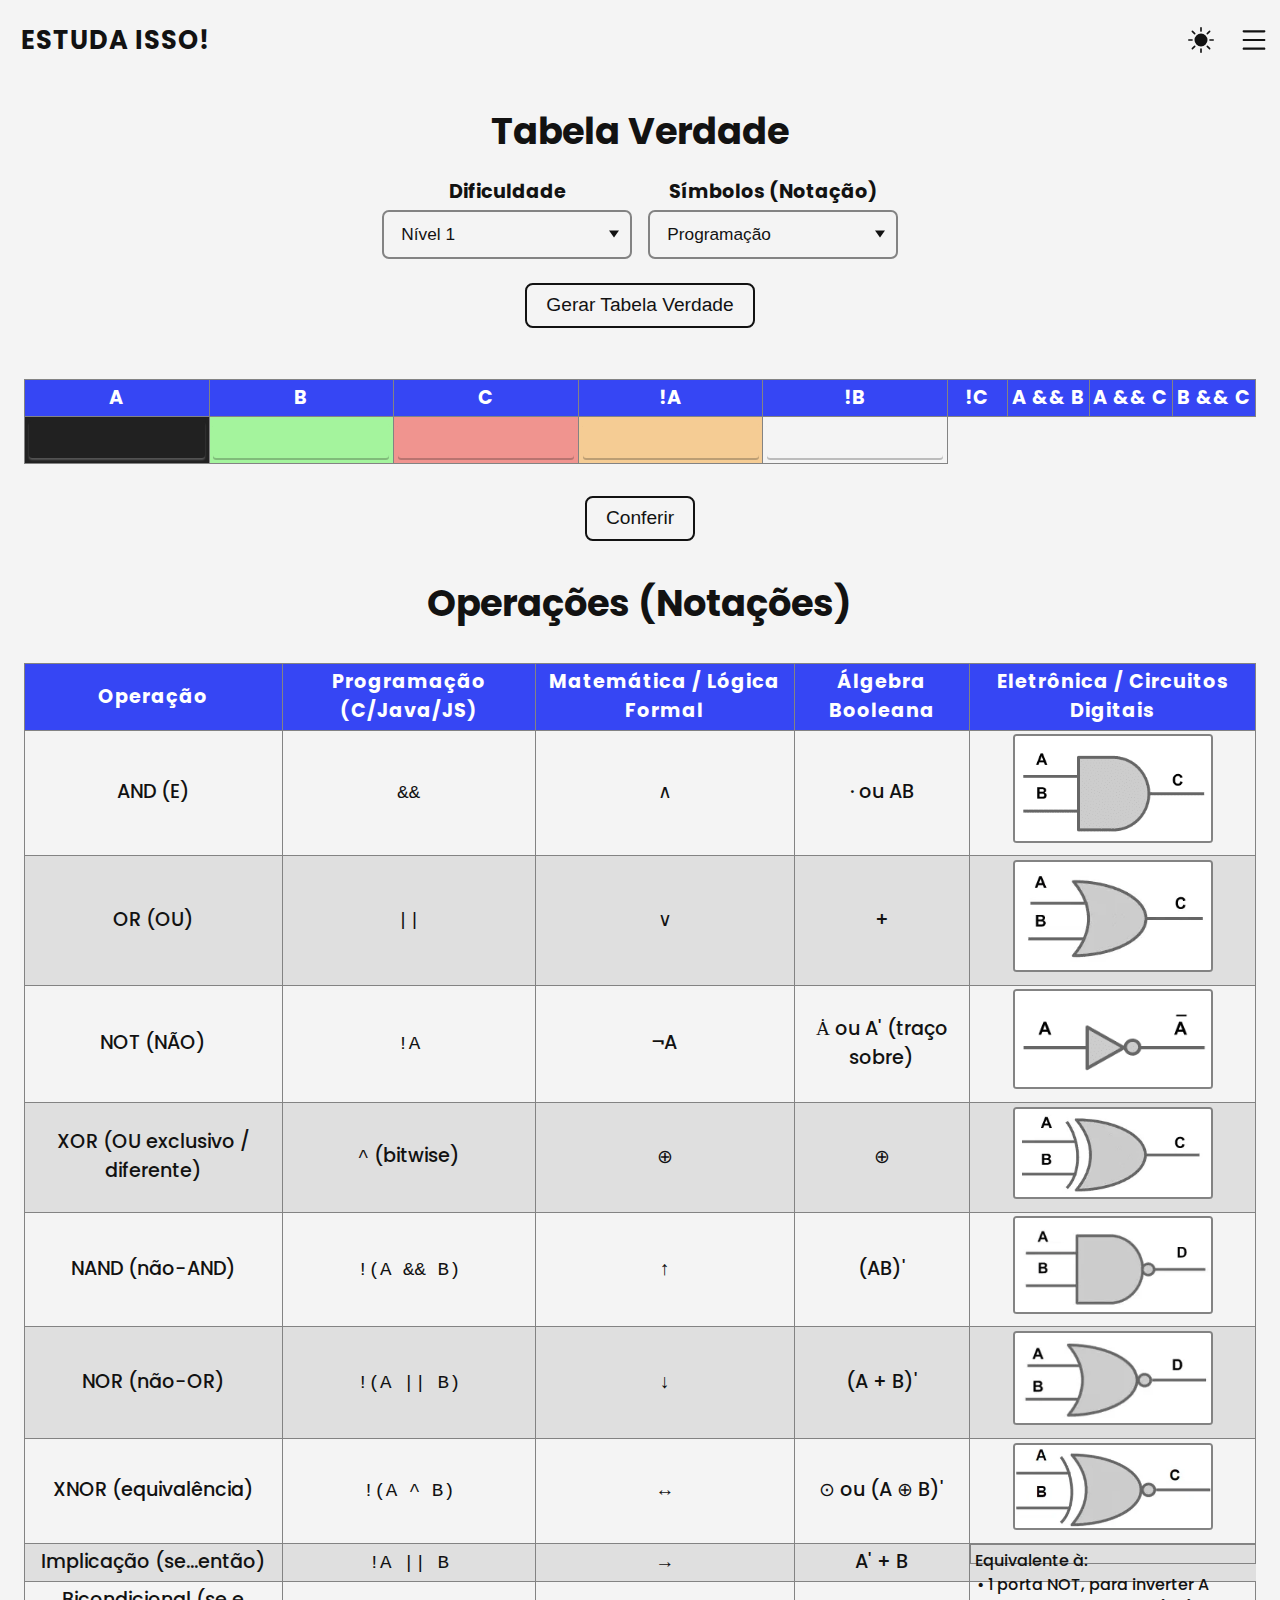
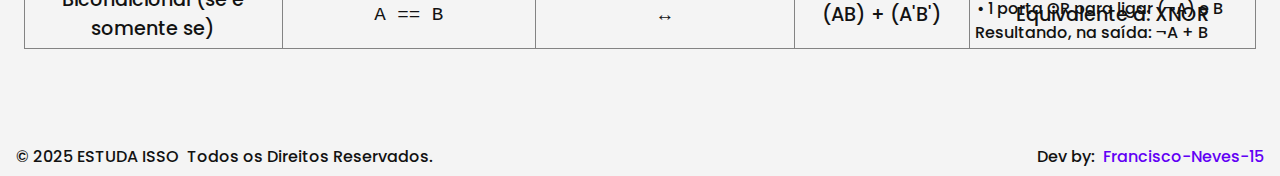
<file: index.html>
<!DOCTYPE html>
<html lang="pt-BR" data-theme="dark" data-screen="" dir="ltr" version="0.1b">
<head>
    <meta charset='utf-8'>
    <meta http-equiv='X-UA-Compatible' content='IE=edge'>
    <title>ESTUDA ISSO!</title>
    <meta name='viewport' content='width=device-width, initial-scale=1'>
    <!-- Styles -->
    <link rel='stylesheet' type='text/css' media='screen' href='styles/root.css'>
    <link rel='stylesheet' type='text/css' media='screen' href='styles/main.css'>
    <link rel='stylesheet' type='text/css' media='screen' href='styles/globals.css'>
    <!-- Styles Components -->
    <link rel='stylesheet' type='text/css' media='screen' href='styles/custom.css'>
    <link rel='stylesheet' type='text/css' media='screen' href='components/header.css'>
    <link rel='stylesheet' type='text/css' media='screen' href='components/footer.css'>
    <!-- Pages -->
    <link rel='stylesheet' type='text/css' media='screen' href='styles/index.css'>
    <link rel='stylesheet' type='text/css' media='screen' href='styles/features/truthtabletrainer.css'>
    <!-- Theme -->
    <link id="link-theme" rel='stylesheet' type='text/css' media='screen' href='styles/theme/theme-dark.css'>
    <!-- Scripts -->
    <script type="module" src="scripts/main.js"></script>
    <!-- Scripts Components -->
    <!-- <script type="module" src='components/header.js'></script> -->
    <!-- Imports -->
    <link rel="stylesheet" href="https://cdn.jsdelivr.net/npm/bootstrap-icons@1.13.1/font/bootstrap-icons.min.css">
    <!-- FavIcon -->
    <link rel="icon" type="image/x-icon" href="public/assets/images/logos/logo.png">
    <!-- Font's -->
    <link rel="preconnect" href="https://fonts.googleapis.com">
    <link rel="preconnect" href="https://fonts.gstatic.com" crossorigin>
    <link href="https://fonts.googleapis.com/css2?family=Poppins&display=swap" rel="stylesheet">
</head>
<body class="hasTh">
    
    <a tabindex="1" id="link-jump-mainContent" href="#main">Ir para conteúdo principal</a>

    <header aria-expanded="false" class="hasTh" id="header">
        <div class="header-content">
            <h1 class="hasTh logoHeader">ESTUDA ISSO!</h1>
            <button style="display: none !important;" id="btn-navbar-toggle-lang" class="hasTh btn-navbar">
                <div class="gIcon header-icon">
                    <svg id="header-icon-translate" xmlns="http://www.w3.org/2000/svg" width="16" height="16" fill="currentColor" class="bi bi-translate" viewBox="0 0 16 16">
                    <path d="M4.545 6.714 4.11 8H3l1.862-5h1.284L8 8H6.833l-.435-1.286zm1.634-.736L5.5 3.956h-.049l-.679 2.022z"/>
                    <path d="M0 2a2 2 0 0 1 2-2h7a2 2 0 0 1 2 2v3h3a2 2 0 0 1 2 2v7a2 2 0 0 1-2 2H7a2 2 0 0 1-2-2v-3H2a2 2 0 0 1-2-2zm2-1a1 1 0 0 0-1 1v7a1 1 0 0 0 1 1h7a1 1 0 0 0 1-1V2a1 1 0 0 0-1-1zm7.138 9.995q.289.451.63.846c-.748.575-1.673 1.001-2.768 1.292.178.217.451.635.555.867 1.125-.359 2.08-.844 2.886-1.494.777.665 1.739 1.165 2.93 1.472.133-.254.414-.673.629-.89-1.125-.253-2.057-.694-2.82-1.284.681-.747 1.222-1.651 1.621-2.757H14V8h-3v1.047h.765c-.318.844-.74 1.546-1.272 2.13a6 6 0 0 1-.415-.492 2 2 0 0 1-.94.31"/>
                    </svg>
                </div>
            </button>
            <button id="btn-navbar-toggle-theme" class="hasTh btn-navbar">
                <div class="gIcon header-icon">
                    <svg id="header-icon-sun" xmlns="http://www.w3.org/2000/svg" width="16" height="16" fill="currentColor" class="bi bi-brightness-high-fill" viewBox="0 0 16 16">
                        <path d="M12 8a4 4 0 1 1-8 0 4 4 0 0 1 8 0M8 0a.5.5 0 0 1 .5.5v2a.5.5 0 0 1-1 0v-2A.5.5 0 0 1 8 0m0 13a.5.5 0 0 1 .5.5v2a.5.5 0 0 1-1 0v-2A.5.5 0 0 1 8 13m8-5a.5.5 0 0 1-.5.5h-2a.5.5 0 0 1 0-1h2a.5.5 0 0 1 .5.5M3 8a.5.5 0 0 1-.5.5h-2a.5.5 0 0 1 0-1h2A.5.5 0 0 1 3 8m10.657-5.657a.5.5 0 0 1 0 .707l-1.414 1.415a.5.5 0 1 1-.707-.708l1.414-1.414a.5.5 0 0 1 .707 0m-9.193 9.193a.5.5 0 0 1 0 .707L3.05 13.657a.5.5 0 0 1-.707-.707l1.414-1.414a.5.5 0 0 1 .707 0m9.193 2.121a.5.5 0 0 1-.707 0l-1.414-1.414a.5.5 0 0 1 .707-.707l1.414 1.414a.5.5 0 0 1 0 .707M4.464 4.465a.5.5 0 0 1-.707 0L2.343 3.05a.5.5 0 1 1 .707-.707l1.414 1.414a.5.5 0 0 1 0 .708"/>
                    </svg>
                    <svg id="header-icon-moon" xmlns="http://www.w3.org/2000/svg" width="16" height="16" fill="currentColor" class="bi bi-moon-fill" viewBox="0 0 16 16">
                        <path d="M6 .278a.77.77 0 0 1 .08.858 7.2 7.2 0 0 0-.878 3.46c0 4.021 3.278 7.277 7.318 7.277q.792-.001 1.533-.16a.79.79 0 0 1 .81.316.73.73 0 0 1-.031.893A8.35 8.35 0 0 1 8.344 16C3.734 16 0 12.286 0 7.71 0 4.266 2.114 1.312 5.124.06A.75.75 0 0 1 6 .278"/>
                    </svg>
                </div>
            </button>
            <button id="btn-navbar-open" class="hasTh btn-navbar btn-navbar-open">
                <div class="gIcon header-icon">
                    <svg id="header-icon-menu" xmlns="http://www.w3.org/2000/svg" width="16" height="16" fill="currentColor" class="bi bi-list" viewBox="0 0 16 16">
                        <path d="M1 13.3333C1 13.1565 1.06705 12.987 1.18639 12.8619C1.30573 12.7369 1.46759 12.6667 1.63636 12.6667H14.3636C14.5324 12.6667 14.6943 12.7369 14.8136 12.8619C14.933 12.987 15 13.1565 15 13.3333C15 13.5101 14.933 13.6797 14.8136 13.8047C14.6943 13.9298 14.5324 14 14.3636 14H1.63636C1.46759 14 1.30573 13.9298 1.18639 13.8047C1.06705 13.6797 1 13.5101 1 13.3333ZM1 8C1 7.82319 1.06705 7.65362 1.18639 7.5286C1.30573 7.40357 1.46759 7.33333 1.63636 7.33333H14.3636C14.5324 7.33333 14.6943 7.40357 14.8136 7.5286C14.933 7.65362 15 7.82319 15 8C15 8.17681 14.933 8.34638 14.8136 8.47141C14.6943 8.59643 14.5324 8.66667 14.3636 8.66667H1.63636C1.46759 8.66667 1.30573 8.59643 1.18639 8.47141C1.06705 8.34638 1 8.17681 1 8ZM1 2.66667C1 2.48986 1.06705 2.32029 1.18639 2.19526C1.30573 2.07024 1.46759 2 1.63636 2H14.3636C14.5324 2 14.6943 2.07024 14.8136 2.19526C14.933 2.32029 15 2.48986 15 2.66667C15 2.84348 14.933 3.01305 14.8136 3.13807C14.6943 3.2631 14.5324 3.33333 14.3636 3.33333H1.63636C1.46759 3.33333 1.30573 3.2631 1.18639 3.13807C1.06705 3.01305 1 2.84348 1 2.66667Z"/>

                    </svg>
                </div>
            </button>
        </div>
        <nav class="" id="navbar">
            <button id="btn-navbar-close" class=" btn-navbar btn-navbar-close">
                <div class="gIcon header-icon">
                    <svg xmlns="http://www.w3.org/2000/svg" width="16" height="16" fill="currentColor" class="bi bi-x-lg" viewBox="0 0 16 16">
                        <path d="M2.146 2.854a.5.5 0 1 1 .708-.708L8 7.293l5.146-5.147a.5.5 0 0 1 .708.708L8.707 8l5.147 5.146a.5.5 0 0 1-.708.708L8 8.707l-5.146 5.147a.5.5 0 0 1-.708-.708L7.293 8z"/>
                    </svg>
                </div>
            </button>
            <ul id="navbar-list">
                <li><a class="hvAnim fRight bot" href="#main-container-truthtable">Tabela Verdade</a></li>
            </ul>
        </nav>
        <div class="overlay ov-header" id="ov-header" inert=""></div>
    </header>

    <main id="main">
        <!-- <iframe id="frame-content" name="truthtabletrainer" src="features/truthtabletrainer.html" frameborder="0"></iframe> -->

        <div id="main-container-truthtable" class="main-container truthtable">

            <h2 class="hasTh">Tabela Verdade</h2>

            <div class="box-config truthtable-config">
                <div class="box-config-options">
                    <section>
                        <h3 class="hasTh">Dificuldade</h3>
                        <div class="hasTh select-wrapper">
                            <select class="hasTh select-dropbox select-difficulty truthtable" name="truthtable-difficulty" id="select-truthtable-difficulty">
                                <option value="nv1">Nível 1</option>
                                <option value="nv2">Nível 2</option>
                                <option value="nv3">Nível 3</option>
                                <option value="nv4">Nível 4</option>
                                <option value="nv5">Nível 5</option>
                            </select>
                        </div>
                    </section>
                    <section>
                        <h3 class="hasTh">Símbolos (Notação)</h3>
                        <div class="hasTh select-wrapper">
                            <select class="hasTh select-dropbox select-simbolos truthtable" name="truthtable-simbolos" id="select-truthtable-simbolos">
                                <option value="sim-programacao">Programação</option>
                                <option value="sim-matematica">Matemática</option>
                                <option value="sim-algebra">Álgebra Booleana</option>
                            </select>
                        </div>
                    </section>
                </div>
                <button id="btn-gen-truthtable" class="hasTh btn btn-normal">Gerar Tabela Verdade</button>
            </div>

            <form action="" class="form-table" id="form-truthtable">
                <div class="geral-table-content" id="truthtable-content">
                    <table class="hasTh geral-table truthtable-table" id="truthtable-table">
                        <thead>
                            <tr>
                                <th>A</th>
                                <th>B</th>
                                <th>C</th>
                                <th>!A</th>
                                <th>!B</th>
                                <th>!C</th>
                                <th>A && B</th>
                                <th>A && C</th>
                                <th>B && C</th>
                            </tr>
                        </thead>
                        <tbody>
                            <tr>
                                <td class="ttCel base"><input onfocus="this.select();" maxlength="1" value="" type="text"></td>
                                <td class="ttCel corret"><input value="" type="text"></td>
                                <td class="ttCel wrong"><input value="" type="text"></td>
                                <td class="ttCel warning"><input value="" type="text"></td>
                                <td class="ttCel"><input value="" type="text"></td>
                            </tr>
                        </tbody>
                    </table>
                </div>
                <div class="truthtable-content-bottom">
                    <button class="hasTh btn btn-normal">Conferir</button>
                </div>
            </form>

            <!--  -->

            <div class="box-operacoes">
                <h2 class="hasTh">Operações (Notações)</h2>
                <div class="geral-table-content" id="operacoestable-content"> 
                    <table class="hasTh geral-table" id="operacoestable-table">
                        <thead>
                            <tr>
                                <th>Operação</th>
                                <th>Programação (C/Java/JS)</th>
                                <th>Matemática / Lógica Formal</th>
                                <th>Álgebra Booleana</th>
                                <th>Eletrônica / Circuitos Digitais</th>
                            </tr>
                        </thead>
                        <tbody>
                            <tr>
                                <td>AND (E)</td>
                                <td><code>&amp;&amp;</code></td>
                                <td>∧</td>
                                <td>· ou AB</td>
                                <td class="thW-img"><img src="public/assets/images/portaslogicas/portas-logicas-and.webp" alt="portas-logicas-and"></td>
                            </tr>
                            <tr>
                                <td>OR (OU)</td>
                                <td><code>||</code></td>
                                <td>∨</td>
                                <td>+</td>
                                <td class="thW-img"><img src="public/assets/images/portaslogicas/portas-logicas-or.webp" alt="portas-logicas-or"></td>
                            </tr>
                            <tr>
                                <td>NOT (NÃO)</td>
                                <td><code>!A</code></td>
                                <td>¬A</td>
                                <td>Ȧ ou A' (traço sobre)</td>
                                <td class="thW-img"><img src="public/assets/images/portaslogicas/portas-logicas-not.webp" alt="portas-logicas-not"></td>
                            </tr>
                            <tr>
                                <td>XOR (OU exclusivo / diferente)</td>
                                <td><code>^</code> (bitwise)</td>
                                <td>⊕</td>
                                <td>⊕</td>
                                <td class="thW-img"><img src="public/assets/images/portaslogicas/portas-logicas-xor.webp" alt="portas-logicas-xor"></td>
                            </tr>
                            <tr>
                                <td>NAND (não-AND)</td>
                                <td><code>!(A &amp;&amp; B)</code></td>
                                <td>↑</td>
                                <td>(AB)'</td>
                                <td class="thW-img"><img src="public/assets/images/portaslogicas/portas-logicas-nand.webp" alt="portas-logicas-nand"></td>
                            </tr>
                            <tr>
                                <td>NOR (não-OR)</td>
                                <td><code>!(A || B)</code></td>
                                <td>↓</td>
                                <td>(A + B)'</td>
                                <td class="thW-img"><img src="public/assets/images/portaslogicas/portas-logicas-nor.webp" alt="portas-logicas-nor"></td>
                            </tr>
                            <tr>
                                <td>XNOR (equivalência)</td>
                                <td><code>!(A ^ B)</code></td>
                                <td>↔</td>
                                <td>⊙ ou (A ⊕ B)'</td>
                                <td class="thW-img"><img src="public/assets/images/portaslogicas/portas-logicas-xnor.webp" alt="portas-logicas-xnor"></td>
                            </tr>
                            <tr>
                                <td>Implicação (se...então)</td>
                                <td><code>!A || B</code></td>
                                <td>→</td>
                                <td>A' + B</td>
                                <td class="thW-list">
                                    <p>Equivalente à:</p>
                                    <ul>
                                        <li>1 porta NOT, para inverter A</li>
                                        <li>1 porta OR para ligar (¬A) e B</li>
                                    </ul>
                                    <p>Resultando, na saída: ¬A + B</p>
                                </td>
                            </tr>
                            <tr>
                                <td>Bicondicional (se e somente se)</td>
                                <td><code>A == B</code></td>
                                <td>↔</td>
                                <td>(AB) + (A'B')</td>
                                <td>Equivalente à: XNOR</td>
                            </tr>
                        </tbody>
                    </table>
                </div>
            </div>

        </div>

    </main>

    <footer id="footer" class="hasTh">
        <div class="footer-content">
            <div class="footer-box copyright">
                <p class="hasTh">© 2025 ESTUDA ISSO</p>
                <p class="hasTh">Todos os Direitos Reservados.</p>
            </div>
            <div class="footer-box developer">
                <p class="hasTh">Dev by: </p>
                <p><a class="hvAnim fMid bot hvSecondary hasTh" href="https://github.com/Francisco-Neves-15">Francisco-Neves-15</a></p>
            </div>
        </div>
    </footer>


</body>
</html>
</file>
<file: styles/root.css>
:root {
    /* Colors */
    --cl-primary: #3646F4;
    --cl-secondary: #F50065;

    --cl-highlight1: #F5ED01;
    --cl-highlight2: #6200F5;
    
    --cl-secondary-t: #F5ED0180;

    --cl-th-bg-dark1: #121212;
    --cl-th-bg-dark2: #f1f1f1;
    --cl-th-bg-light1: #f4f4f4;
    --cl-th-bg-light2: #212121;

    --cl-th-bg-light1-t: #12121240;
    --cl-th-bg-dark1-t: #F4F4F440;

    --cl-th-bg-gray: #838383;

    --cl-base-black: #000000;
    --cl-base-white: #ffffff;
    
    --cl-overlay-1: #00000080;

    --cl-ttCel-base-bg: var(--th-background-2);
    --cl-ttCel-base-tx: var(--th-text-2);
    --cl-ttCel-corret: #54F44680;
    --cl-ttCel-wrong: #EB342A80;
    --cl-ttCel-warning: #F5A43380;

    /* Font's */
    --ft-size-1: 1rem;
    --ft-size-2: 1.2rem;
    --ft-size-3: 1.5rem;
}
</file>
<file: styles/main.css>
* {
    margin: 0;
    padding: 0;
    box-sizing: border-box;
}

html {
    font-size: 16px;
    line-height: 1.5;
    font-family: 'Poppins';
    scroll-behavior: smooth;
}

body {
    display: flex;
    flex-direction: column;
    justify-content: flex-start;
    align-items: flex-start;
    width: 100%;
    height: 100vh;
    height: 100dvh;
    overflow-x: hidden;
    overflow-y: auto;
    background-color: var(--th-background-1);
}

main {
    flex: 1;
    width: 100%;
    margin-top: 3em;
    padding: 0.5em;
}
/* Small */
@media screen and (min-width: 500px) {
    main { margin-top: 70px; }
}
/* Medium */
@media screen and (min-width: 501px) and (max-width: 1199px) {
    main { margin-top: 75px; }
}
/* Large */
@media screen and (min-width: 1200px) {
    main { margin-top: 80px; }
}

/* #frame-content {
    width: 100%;
    height: 100%;
    background-color: #00ff0020;
} */

.main-container {
    flex: 1;
    width: 100%;
    height: 100%;
}

a {
    text-decoration: none;
    color: var(--cl-secondary);
}
h1 {
    color: var(--th-text-1);
}
p {
    color: var(--th-text-1);
    font-size: var(--ft-size-1);
}
th {
    color: var(--th-text-1);
}
td {
    color: var(--th-text-1);
    font-size: var(--ft-size-1);
}
ul {
    list-style: none;
}
ul li {
    color: var(--th-text-1);
    font-size: var(--ft-size-1);
}

/* Overlays */
.gIcon {
    aspect-ratio: 1/1;
    display: flex;
    justify-content: center;
    align-items: center;
}
.gIcon svg {
    aspect-ratio: 1/1;
    width: 24px;
    height: auto;
}

/* Overlays */
.overlay {
    position: fixed;
    top: 0;
    left: 0;
    width: 100%;
    height: 100vh;
    height: 100dvh;
    background-color: var(--cl-overlay-1);
    overflow: hidden;
    opacity: 0;
    pointer-events: none;
    z-index: -1;
    transition: opacity 0.3s ease-in-out;
}
.overlay.show {
    opacity: 1;
    pointer-events: all;
    z-index: 1000;
}

/* Scrollbar */
::-webkit-scrollbar {
  min-width: 8px;
  width: 1vw;
  max-width: 12px;
}

::-webkit-scrollbar-track {
  background: #f1f1f1;
}

::-webkit-scrollbar-thumb {
  background: var(--cl-th-bg-gray);
}

::-webkit-scrollbar-thumb:hover {
  background: var(--cl-primary);
}

/* Hover Animation */
.hvAnim {
    cursor: pointer;
    position: relative;
}
.hvAnim::before {
    content: "";
    position: absolute;
    background-color: var(--th-text-1);
    height: 2px;
    border-radius: 0.2em;

    transition: width 0.3s ease-in-out;
    width: 0%;
}
.hvAnim:hover::before {
    width: 100%;
}

.hvAnim.fLeft::before {
    left: 0;
}
.hvAnim.fMid::before {
    left: 50%;
    translate: -50% 0;
}
.hvAnim.fRight::before {
    right: 0;
}

.hvAnim.top::before {
    top: 0;
}
.hvAnim.bot::before {
    bottom: 0;
}

.hvAnim.hvSecondary::before {
    background-color: var(--th-highlight);
}

/* Skip to main Content */
#link-jump-mainContent {
    position: absolute;
    top: 2vw;
    left: 2vw;

    padding: 0.5em 1em;
    background-color: var(--th-background-1);
    outline: 4px solid var(--th-background-2);
    
    color: var(--th-text-1);
    font-size: clamp(1rem, 3vw, 1.2rem);
    font-weight: bold;
    letter-spacing: 2px;

    z-index: -1;
    pointer-events: none;
    opacity: 0;
}

#link-jump-mainContent:focus {
    z-index: 1001;
    pointer-events: all;
    opacity: 1;
}

/* Elements have theme */
.hasTh {
    transition: 
        background-color 0.3s ease-in-out,
        color 0.3s ease-in-out,
        border 0.3s ease-in-out
    ;
}
</file>
<file: styles/globals.css>
.btn.btn-normal {
    padding: 0.5em 1em;
    background-color: var(--th-background-1);
    border: 2px var(--th-text-1) solid;
    border-radius: 0.4em;

    color: var(--th-text-1);
    font-size: clamp(1rem, calc(var(--ft-size-1) + 0.5vw), 1.2rem);
    text-align: center;
    font-weight: 500;

    cursor: pointer;
    transition: color 0.3s ease-in-out, background-color 0.3s ease-in-out, border 0.3s ease-in-out;
    position: relative;
    z-index: 0;
    overflow: hidden;
}
.btn.btn-normal:hover {
    background-color: var(--th-text-1);
    color: var(--th-background-1);
}
</file>
<file: styles/custom.css>
.hambMenu {
    aspect-ratio: 1/1;
    width: 32px;
    height: auto;
    position: relative;
}

.hambMenu div {
    position: absolute;
    top: 50%;
    left: 50%;
    translate: -50% -50%;

    height: 4px;
    border-radius: 1em;
    background-color: var(--cl-base-white);
    transition: width 0.3s ease-in-out, rotate 0.3s ease-in-out, transform 0.3s ease-in-out;
    
    width: 100%;
}

.hambMenu div:nth-child(1) {
    transform: translateY(-250%);
}
.hambMenu div:nth-child(2) {
    transform: translateY(0%);
}
.hambMenu div:nth-child(3) {
    transform: translateY(250%);
}

.hambMenu[data-state="close"] div:nth-child(1) {
    rotate: 0;
}
.hambMenu[data-state="close"] div:nth-child(2) {
    rotate: 0;
}
.hambMenu[data-state="close"] div:nth-child(3) {
    rotate: 0;
}

.hambMenu[data-state="open"] div:nth-child(1) {
    rotate: 45deg;
    transform: translateY(0);
}
.hambMenu[data-state="open"] div:nth-child(2) {
    width: 0%;
}
.hambMenu[data-state="open"] div:nth-child(3) {
    rotate: -45deg;
    transform: translateY(0);
}

/*
<div data-state="close" class="hambMenu">
    <div></div>
    <div></div>
    <div></div>
</div> 
*/
</file>
<file: components/header.css>
header {
  position: fixed;
  top: 0;
  right: 0;
  width: 100%;
  display: flex;
  justify-content: center;
  align-items: center;
  padding: 0.5em 0.5em;
  background-color: var(--th-background-1);
}

.header-content {
  width: 100%;
  height: 100%;
  display: flex;
  flex-direction: row;
  justify-content: flex-end;
  align-items: center;
  gap: 1em;
}

.logoHeader {
  color: var(--th-text-1);
  font-size: clamp(1rem, 4vw, 1.6rem);
  font-weight: 700;
  letter-spacing: 1px;
  text-align: left;
  padding: 0.5em 0.5em;
  margin-right: auto;
}

.btn-navbar {
  aspect-ratio: 1/1;
  display: flex;
  justify-content: center;
  align-items: center;
  background-color: transparent;
  border: none;
  border-radius: 0.5em;
  padding: 0.4em;
  color: var(--th-text-1);
  cursor: pointer;
  transition: background-color 0.3s ease-in-out;
}

/* Small */
@media screen and (min-width: 500px) {
  .btn-navbar:hover { background-color: transparent; }
  .btn-navbar:active { background-color: var(--th-hover-1); }
}

/* Medium */
@media screen and (min-width: 501px) and (max-width: 1199px) {
  .btn-navbar:hover { background-color: transparent; }
  .btn-navbar:active { background-color: var(--th-hover-1); }
}

/* Large */
@media screen and (min-width: 1200px) {
  .btn-navbar:hover { background-color: var(--th-hover-1); }
  .btn-navbar:active { background-color: transparent; }
}

.header-icon svg {
  width: clamp(26px, 2vw, 32px);
}

#header-icon-menu {
  width: clamp(26px, 2vw, 32px);
}
#header-icon-moon, #header-icon-sun {
  width: clamp(26px, 2vw, 32px);
}
#header-icon-translate {
  width: clamp(26px, 2vw, 32px);
}

/* Light Theme */
html[data-theme="light"] #header-icon-sun { display: block; }
html[data-theme="light"] #header-icon-moon { display: none; }
/* Dark Theme */
html[data-theme="dark"] #header-icon-moon { display: block; }
html[data-theme="dark"] #header-icon-sun { display: none; }

#navbar {
  position: fixed;
  top: 0;
  right: 0;

  height: 100vh;
  height: 100dvh;
  
  padding: 0.5em;
  padding-top: 1em;
  padding-right: 1.2em;

  display: flex;
  flex-direction: column;
  justify-content: flex-start;
  align-items: flex-end;
  gap: 1.2em;
  border-radius: 1em 0 0 1em;

  background-color: var(--th-background-1);
  transition: translate 0.3s ease-in-out;
}

#header[aria-expanded="false"] #navbar {
  translate: 100% 0;
}
#header[aria-expanded="true"] #navbar {
  translate: 0% 0;
}

#navbar-list {
  width: 100%;
  flex: 1;
  display: flex;
  flex-direction: column;
  justify-content: flex-start;
  align-items: flex-end;
  gap: 1em;
}

#navbar-list li {
  width: 100%;
  display: flex;
  justify-content: flex-end;
  align-items: center;
}

#navbar-list li a {
  color: var(--th-text-1);
  font-size: 1.2rem;
}

/* Small */
@media screen and (min-width: 500px) {
  #navbar {
    min-width: 60%;
    width: auto;
    max-width: 70%;
  }
}

/* Medium */
@media screen and (min-width: 501px) and (max-width: 1199px) {
  #navbar {
    min-width: 50%;
    width: auto;
    max-width: 60%;
  }
}

/* Large */
@media screen and (min-width: 1200px) {
  #navbar {
    min-width: 40%;
    width: auto;
    max-width: 60%;
  }
}

header { z-index: 101; }


#navbar { z-index: 104; }

.overlay.ov-header { z-index: 103; }
</file>
<file: components/footer.css>
footer {
  width: 100%;
  display: flex;
  justify-content: center;
  align-items: center;
  padding: 0.5em 1em;
  margin-top: 4em;
  background-color: var(--th-background-1);
}

.footer-content {
  width: 100%;
  height: 100%;
  display: flex;
  flex-direction: column;
  justify-content: center;
  align-items: center;
  gap: 0.5em;
}
/* Small */
@media screen and (min-width: 500px) {
  .footer-content { flex-direction: column; }
}
/* Medium */
@media screen and (min-width: 501px) and (max-width: 1199px) {
  .footer-content { flex-direction: column; }
}
/* Large */
@media screen and (min-width: 1200px) {
  .footer-content { flex-direction: row; justify-content: space-between; }
}

.footer-box {
  display: flex;
  flex-direction: row;
  justify-content: center;
  align-items: center;
  gap: 0.5em;
}

.footer-box.copyright {
  flex-wrap: wrap;
}
.footer-box.developer {
  flex-wrap: wrap;
}
/* Small */
@media screen and (min-width: 500px) {
  .footer-box.copyright { justify-content: center; }
  .footer-box.developer { justify-content: center; }
}
/* Medium */
@media screen and (min-width: 501px) and (max-width: 1199px) {
  .footer-box.copyright { justify-content: center; }
  .footer-box.developer { justify-content: center; }
}
/* Large */
@media screen and (min-width: 1200px) {
  .footer-box.copyright { justify-content: flex-start }
  .footer-box.developer { justify-content: flex-end }
}

.footer-box p {
  color: var(--th-text-1);
  font-size: 1rem;
  font-weight: 500;
  text-align: center;
}
.footer-box p a {
  color: var(--th-highlight);
}
</file>
<file: styles/index.css>
.main-container {
    width: 100%;
    height: 100%;
    display: flex;
    flex-direction: column;
    justify-content: flex-start;
    align-items: center;
    gap: 1.2em;
}

.main-container h2 {
    color: var(--th-text-1);
    text-align: center;
    font-size: clamp(1rem, calc(var(--ft-size-3) + 1vw), 2.4rem);
}

.box-config {
    display: flex;
    flex-direction: column;
    justify-content: flex-start;
    align-items: center;
    gap: 1.5em;
}

.box-config-options {
    display: flex;
    flex-direction: column;
    justify-content: flex-start;
    align-items: center;
    gap: 1em;
}

.box-config section {
    display: flex;
    flex-direction: column;
    justify-content: flex-start;
    align-items: center;
    gap: 0.2em;
}

.box-config h3 {
    color: var(--th-text-1);
    text-align: center;
    font-size: clamp(1rem, calc(var(--ft-size-2) + 1vw), 1.2rem);
}

/* Select (DROPBOX) */

.select-wrapper {
  position: relative;
  display: inline-block;
}

.select-wrapper::after {
  content: "";
  position: absolute;
  right: 0.8em;
  top: 50%;
  transform: translateY(-50%);
  pointer-events: none;

  /* triângulo para baixo */
  width: 0;
  height: 0;
  border-left: 5px solid transparent;
  border-right: 5px solid transparent;
  border-top: 7px solid var(--th-text-1);

  transition: transform 0.2s ease;
}

.select-dropbox {
    min-width: 250px;
    max-width: 400px;
    padding: 0.7em 1em;
    
    border: 2px solid var(--cl-th-bg-gray);
    border-radius: 0.4em;
    
    cursor: pointer;
    appearance: none;
    position: relative;
    
    background-color: var(--th-background-1);

    color: var(--th-text-1);
    text-align: left;
    font-size: calc(1rem + 0.1vw);
    font-weight: 500;
}

.select-dropbox option {
    background-color: var(--th-background-1);
}

/* Tables */

.geral-table-content {
    width: 100%;
    display: flex;
    flex-direction: column;
    justify-content: center;
    align-items: center;
    margin-top: 2em;
    padding: 0em 1em;
    padding-bottom: 1em;
    overflow-x: auto;
}
@media screen and (min-width: 500px) {
    .geral-table-content { justify-content: flex-start; align-items: flex-start; }
}
@media screen and (min-width: 501px) and (max-width: 1199px) {
    .geral-table-content { justify-content: flex-start; align-items: flex-start; }
}
@media screen and (min-width: 1200px) {
    .geral-table-content { justify-content: center; align-items: center; }
}

.geral-table {
    border-collapse: collapse;
    table-layout: fixed;
}

.geral-table th,
.geral-table td {
    min-width: 60px;
    max-height: 20px;

    border: 1px solid var(--cl-th-bg-gray);
    padding: 0.2em 0.2em;

    color: var(--th-text-1);
    font-size: clamp(1rem, calc(var(--ft-size-1) + 0.5vw), 1.2rem);
    text-align: center;
    font-weight: 500;
}

.geral-table th {
    color: var(--cl-base-white);
    font-weight: 700;
    letter-spacing: 1px;
}

.geral-table thead {
    background-color: var(--cl-primary);
    font-weight: bold;
}

html[data-theme="dark"] .geral-table tbody tr:nth-child(even) {
    background-color: #ffffff15;
}
html[data-theme="light"] .geral-table tbody tr:nth-child(even) {
    background-color: #00000015;
}

.thW-img img {
    width: clamp(200px, 2vw, 300px);
    height: auto;
    border: 2px solid var(--cl-th-bg-gray);
    border-radius: 0.2em;
    overflow: hidden;
}
.thW-list {
    display: flex;
    flex-direction: column;
    justify-content: flex-start;
    align-items: flex-start;
}
.thW-list ul {
    display: flex;
    flex-direction: column;
    justify-content: flex-start;
    align-items: flex-start;
    padding-left: 0.7em;
}
.thW-list ul li {
    position: relative;
}
.thW-list ul li::before {
    content: '•';
    position: absolute;
    top: 50%;
    left: -0.7em;
    translate: 0% -50%;
}

.form-table {
    width: 100%;
    display: flex;
    flex-direction: column;
    justify-content: flex-start;
    align-items: flex-start;
}
</file>
<file: styles/features/truthtabletrainer.css>
.main-container.truthtable {
    margin-top: 1em;
}

.truthtable-config {
    background-color: transparent;
}
/* Small */
@media screen and (min-width: 500px) {
    .truthtable-config .box-config-options { flex-direction: column; }
}
/* Medium */
@media screen and (min-width: 501px) and (max-width: 1199px) {
    .truthtable-config .box-config-options { flex-direction: row; }
}
/* Large */
@media screen and (min-width: 1200px) {
    .truthtable-config .box-config-options { flex-direction: row; }
}

.truthtable-content-bottom {
    width: 100%;
    display: flex;
    justify-content: center;
    align-items: center;
    padding: 1em 1em;
}

.box-operacoes {
    width: 100%;
    display: flex;
    flex-direction: column;
    justify-content: center;
    align-items: center;
}

.ttCel {
    color: var(--th-text-1);
}
.ttCel.base {
    background-color: var(--cl-ttCel-base-bg);
    color: var(--cl-ttCel-base-tx);
}
.ttCel.corret {
    background-color: var(--cl-ttCel-corret);
}
.ttCel.wrong {
    background-color: var(--cl-ttCel-wrong);
}
.ttCel.warning {
    background-color: var(--cl-ttCel-warning);
}


.truthtable-table th,
.truthtable-table td {
    text-wrap: nowrap;
}

.truthtable-table td input {
    width: 100%;
    height: 100%;
    text-wrap: nowrap;
    background-color: transparent;
    border: none;
    box-shadow: 0px 2px 0px 0px var(--th-hover-1);
    border-radius: 0.1em;
    outline: none;

    text-align: center;
    font-size: 2rem;
    color: var(--th-text-1);
}
.truthtable-table td.base input {
    color: var(--th-text-2);
    box-shadow: 0px 2px 2px 0px var(--th-hover-2);
}

.truthtable-table td.highlight {
    outline: 2px solid var(--cl-secondary);
}
</file>
<file: styles/theme/theme-dark.css>
:root {
    --th-background-1: var(--cl-th-bg-dark1);
    --th-background-2: var(--cl-th-bg-dark2);
    --th-text-1: var(--cl-th-bg-light1);
    --th-text-2: var(--cl-th-bg-light2);
    --th-hover-1: var(--cl-th-bg-dark1-t);
    --th-hover-2: var(--cl-th-bg-light1-t);
    --th-highlight: var(--cl-highlight1);
}
</file>
